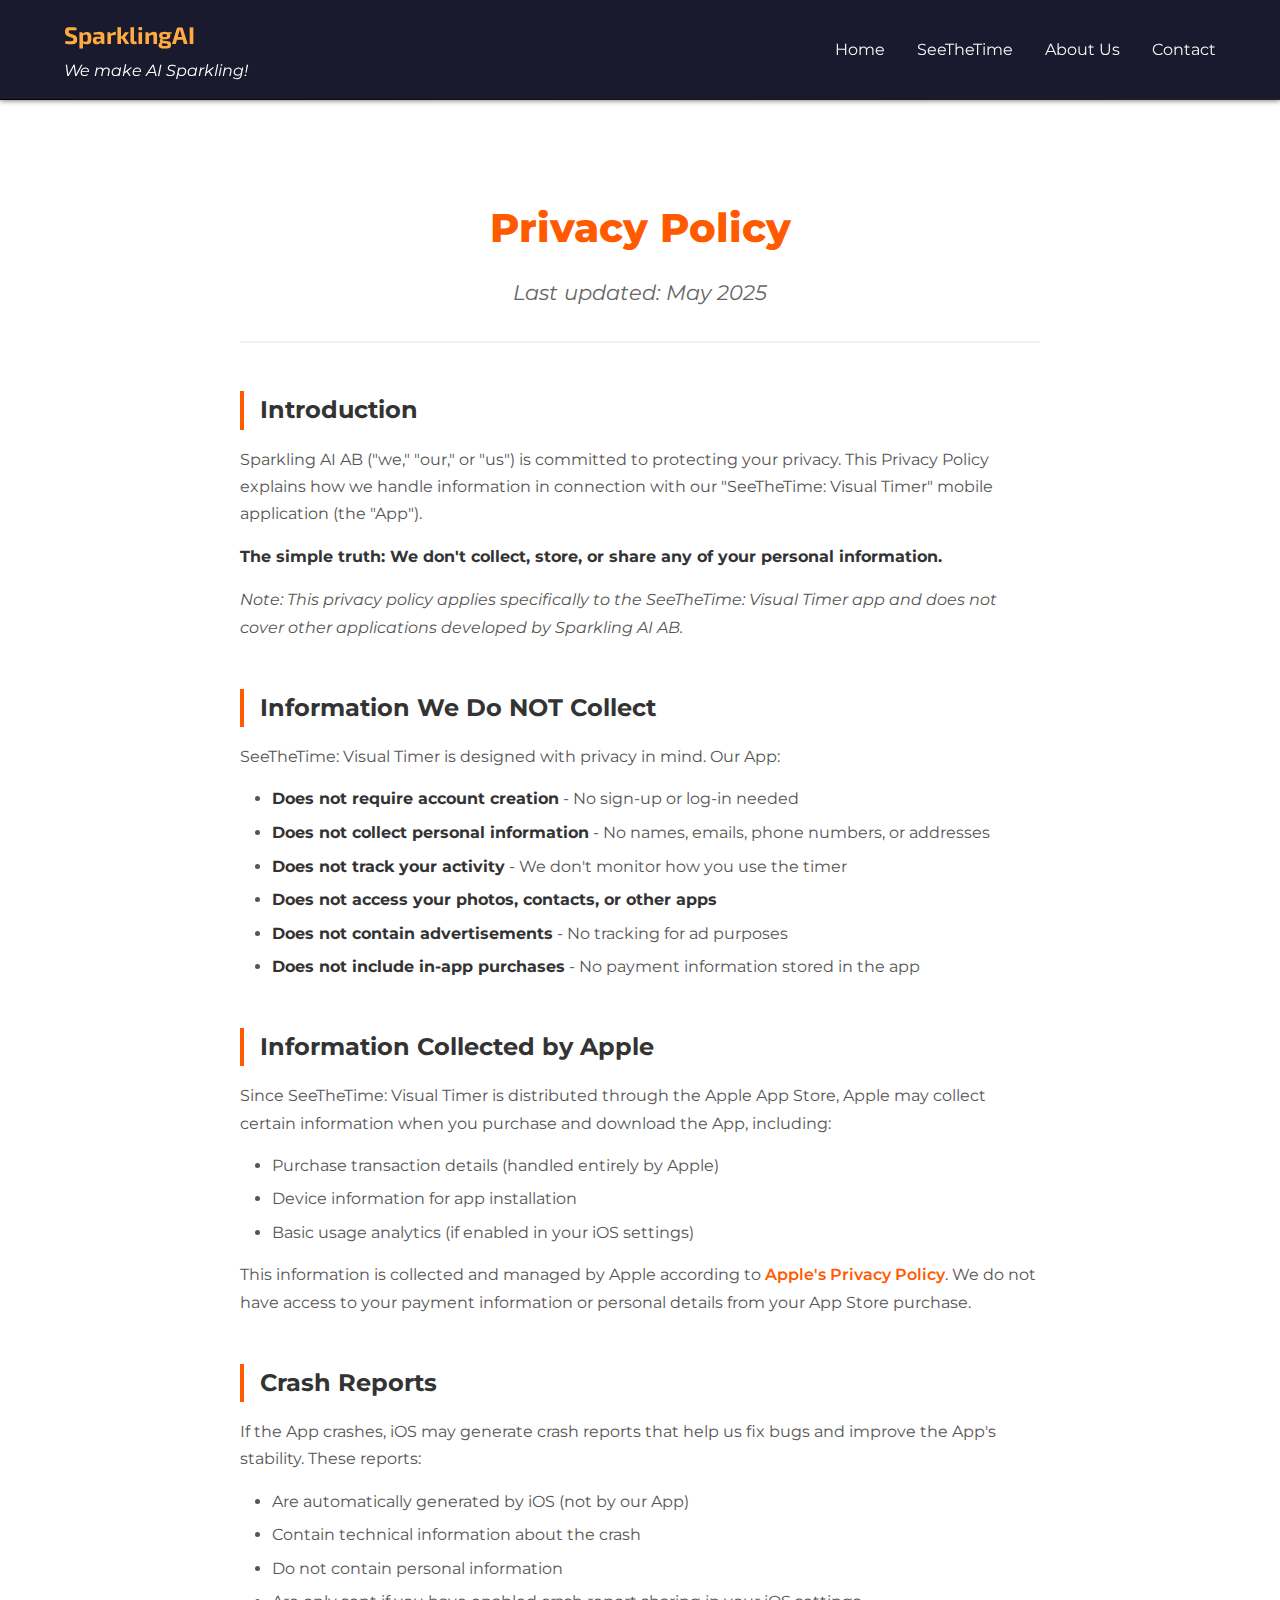
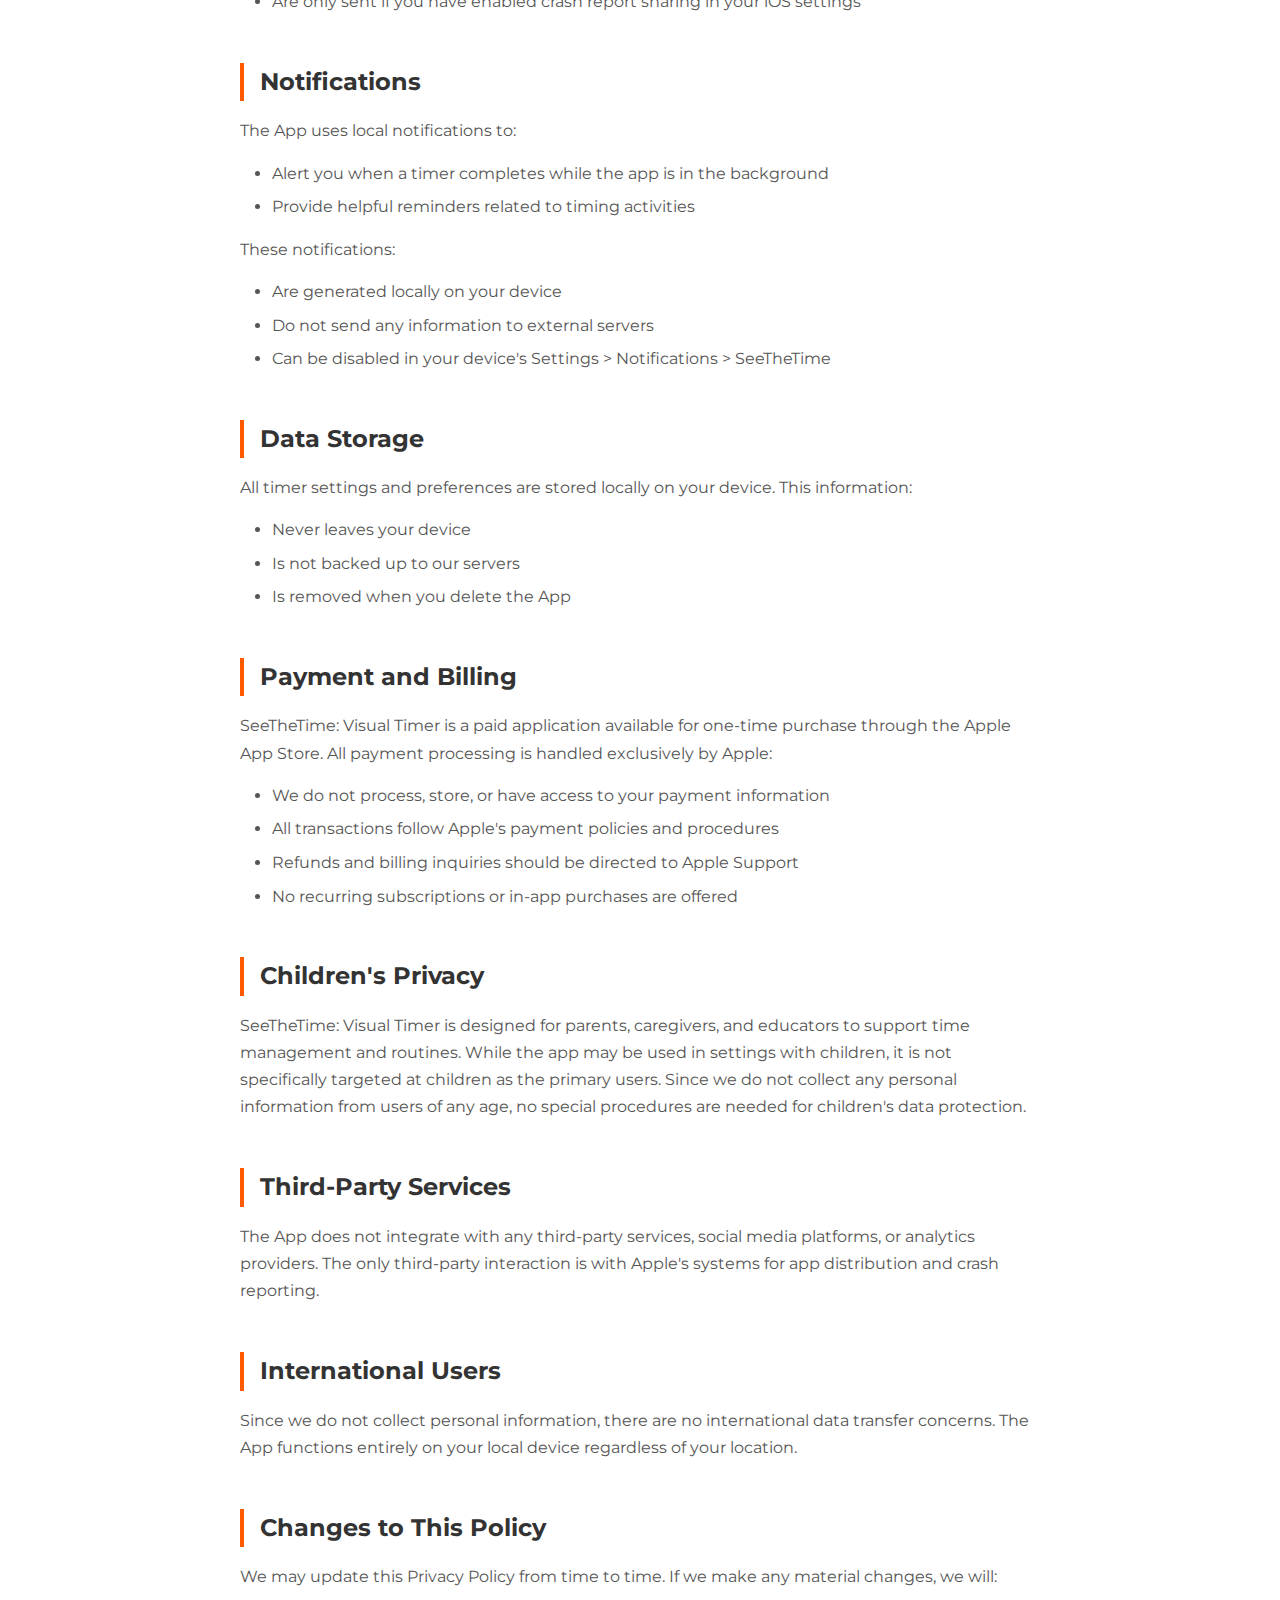
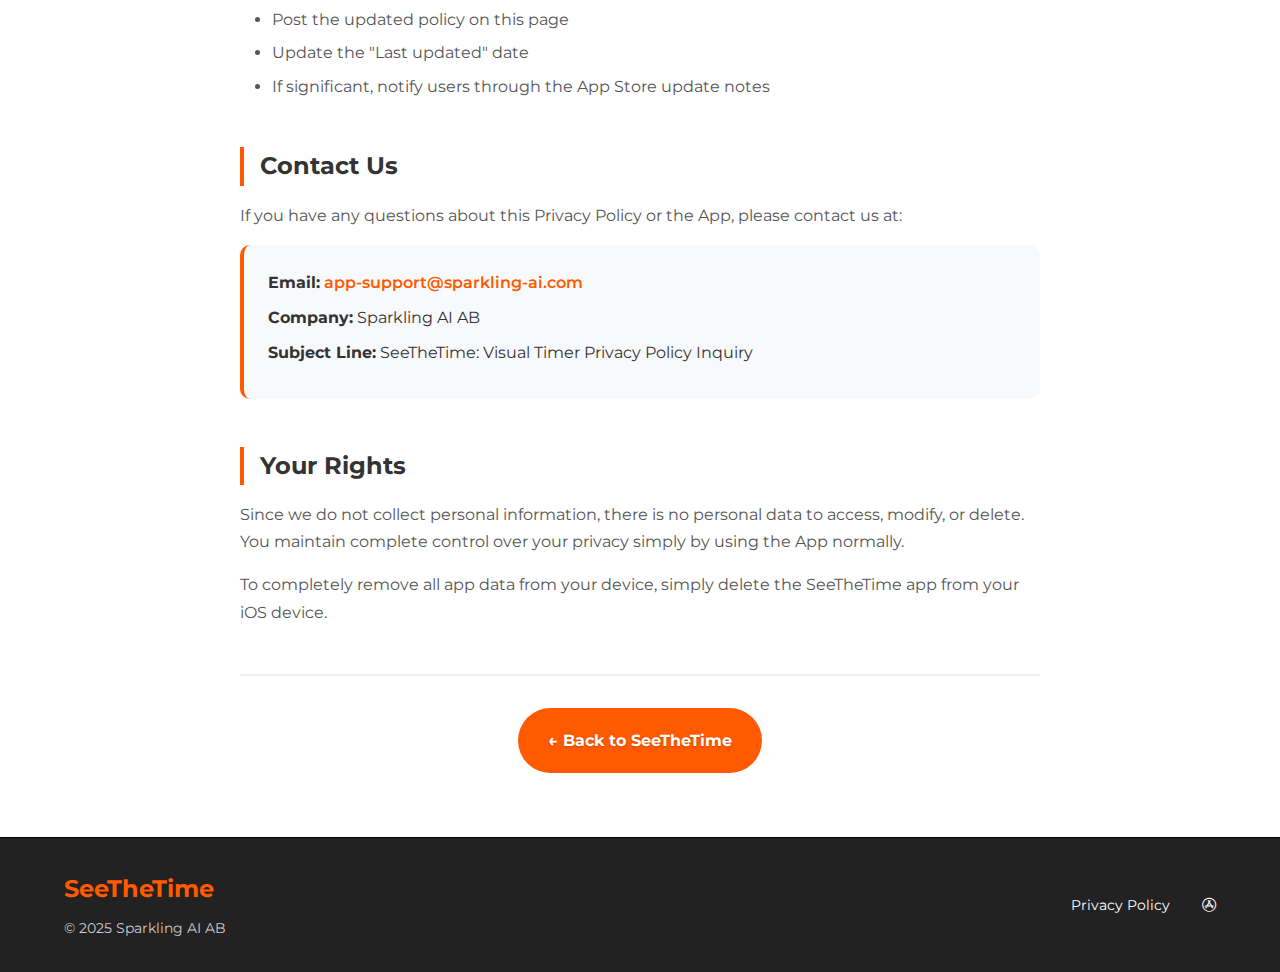
<file: SeeTheTime-privacy-policy.html>
<!DOCTYPE html>
<html lang="en">
<head>
    <meta charset="UTF-8">
    <meta name="viewport" content="width=device-width, initial-scale=1.0">
    <title>Privacy Policy - SeeTheTime Visual Timer</title>
    <link rel="stylesheet" href="styles.css">
    <link rel="stylesheet" href="seethetime-styles.css">
    <link href="https://fonts.googleapis.com/css2?family=Exo+2:wght@700&family=Montserrat:wght@400;700;800&display=swap" rel="stylesheet">
    <link rel="stylesheet" href="https://cdnjs.cloudflare.com/ajax/libs/font-awesome/6.4.0/css/all.min.css">

    <!-- Favicon options -->
    <link rel="icon" type="image/png" sizes="32x32" href="icon/web/favicon-32x32.png">
    <link rel="icon" type="image/png" sizes="16x16" href="icon/web/favicon-16x16.png">
    <link rel="apple-touch-icon" sizes="180x180" href="icon/web/apple-touch-icon.png">
    <link rel="manifest" href="icon/web/site.webmanifest">
    <link rel="shortcut icon" href="icon/web/favicon.ico">
</head>
<body>
    <header>
        <nav>
            <div class="logo-container">
                <div class="logo">SparklingAI</div>
                <div class="slogan">We make AI Sparkling!</div>
            </div>
            <ul>
                <li><a href="index.html">Home</a></li>
                <li><a href="SeeTheTime-visual-timer.html">SeeTheTime</a></li>
                <li><a href="index.html#about">About Us</a></li>
                <li><a href="index.html#contact">Contact</a></li>
            </ul>
        </nav>
    </header>

    <main>
        <section class="privacy-policy">
            <div class="privacy-content">
                <h1>Privacy Policy</h1>
                <p class="last-updated">Last updated: May 2025</p>

                <div class="policy-section">
                    <h2>Introduction</h2>
                    <p>Sparkling AI AB ("we," "our," or "us") is committed to protecting your privacy. This Privacy Policy explains how we handle information in connection with our "SeeTheTime: Visual Timer" mobile application (the "App").</p>
                    <p><strong>The simple truth: We don't collect, store, or share any of your personal information.</strong></p>
                    <p><em>Note: This privacy policy applies specifically to the SeeTheTime: Visual Timer app and does not cover other applications developed by Sparkling AI AB.</em></p>
                </div>

                <div class="policy-section">
                    <h2>Information We Do NOT Collect</h2>
                    <p>SeeTheTime: Visual Timer is designed with privacy in mind. Our App:</p>
                    <ul>
                        <li><strong>Does not require account creation</strong> - No sign-up or log-in needed</li>
                        <li><strong>Does not collect personal information</strong> - No names, emails, phone numbers, or addresses</li>
                        <li><strong>Does not track your activity</strong> - We don't monitor how you use the timer</li>
                        <li><strong>Does not access your photos, contacts, or other apps</strong></li>
                        <li><strong>Does not contain advertisements</strong> - No tracking for ad purposes</li>
                        <li><strong>Does not include in-app purchases</strong> - No payment information stored in the app</li>
                    </ul>
                </div>

                <div class="policy-section">
                    <h2>Information Collected by Apple</h2>
                    <p>Since SeeTheTime: Visual Timer is distributed through the Apple App Store, Apple may collect certain information when you purchase and download the App, including:</p>
                    <ul>
                        <li>Purchase transaction details (handled entirely by Apple)</li>
                        <li>Device information for app installation</li>
                        <li>Basic usage analytics (if enabled in your iOS settings)</li>
                    </ul>
                    <p>This information is collected and managed by Apple according to <a href="https://www.apple.com/privacy/" target="_blank">Apple's Privacy Policy</a>. We do not have access to your payment information or personal details from your App Store purchase.</p>
                </div>

                <div class="policy-section">
                    <h2>Crash Reports</h2>
                    <p>If the App crashes, iOS may generate crash reports that help us fix bugs and improve the App's stability. These reports:</p>
                    <ul>
                        <li>Are automatically generated by iOS (not by our App)</li>
                        <li>Contain technical information about the crash</li>
                        <li>Do not contain personal information</li>
                        <li>Are only sent if you have enabled crash report sharing in your iOS settings</li>
                    </ul>
                </div>

                <div class="policy-section">
                    <h2>Notifications</h2>
                    <p>The App uses local notifications to:</p>
                    <ul>
                        <li>Alert you when a timer completes while the app is in the background</li>
                        <li>Provide helpful reminders related to timing activities</li>
                    </ul>
                    <p>These notifications:</p>
                    <ul>
                        <li>Are generated locally on your device</li>
                        <li>Do not send any information to external servers</li>
                        <li>Can be disabled in your device's Settings > Notifications > SeeTheTime</li>
                    </ul>
                </div>

                <div class="policy-section">
                    <h2>Data Storage</h2>
                    <p>All timer settings and preferences are stored locally on your device. This information:</p>
                    <ul>
                        <li>Never leaves your device</li>
                        <li>Is not backed up to our servers</li>
                        <li>Is removed when you delete the App</li>
                    </ul>
                </div>

                <div class="policy-section">
                    <h2>Payment and Billing</h2>
                    <p>SeeTheTime: Visual Timer is a paid application available for one-time purchase through the Apple App Store. All payment processing is handled exclusively by Apple:</p>
                    <ul>
                        <li>We do not process, store, or have access to your payment information</li>
                        <li>All transactions follow Apple's payment policies and procedures</li>
                        <li>Refunds and billing inquiries should be directed to Apple Support</li>
                        <li>No recurring subscriptions or in-app purchases are offered</li>
                    </ul>
                </div>

                <div class="policy-section">
                    <h2>Children's Privacy</h2>
                    <p>SeeTheTime: Visual Timer is designed for parents, caregivers, and educators to support time management and routines. While the app may be used in settings with children, it is not specifically targeted at children as the primary users. Since we do not collect any personal information from users of any age, no special procedures are needed for children's data protection.</p>
                </div>

                <div class="policy-section">
                    <h2>Third-Party Services</h2>
                    <p>The App does not integrate with any third-party services, social media platforms, or analytics providers. The only third-party interaction is with Apple's systems for app distribution and crash reporting.</p>
                </div>

                <div class="policy-section">
                    <h2>International Users</h2>
                    <p>Since we do not collect personal information, there are no international data transfer concerns. The App functions entirely on your local device regardless of your location.</p>
                </div>

                <div class="policy-section">
                    <h2>Changes to This Policy</h2>
                    <p>We may update this Privacy Policy from time to time. If we make any material changes, we will:</p>
                    <ul>
                        <li>Post the updated policy on this page</li>
                        <li>Update the "Last updated" date</li>
                        <li>If significant, notify users through the App Store update notes</li>
                    </ul>
                </div>

                <div class="policy-section">
                    <h2>Contact Us</h2>
                    <p>If you have any questions about this Privacy Policy or the App, please contact us at:</p>
                    <div class="contact-info">
                        <p><strong>Email:</strong> <a href="mailto:app-support@sparkling-ai.com">app-support@sparkling-ai.com</a></p>
                        <p><strong>Company:</strong> Sparkling AI AB</p>
                        <p><strong>Subject Line:</strong> SeeTheTime: Visual Timer Privacy Policy Inquiry</p>
                    </div>
                </div>

                <div class="policy-section">
                    <h2>Your Rights</h2>
                    <p>Since we do not collect personal information, there is no personal data to access, modify, or delete. You maintain complete control over your privacy simply by using the App normally.</p>
                    <p>To completely remove all app data from your device, simply delete the SeeTheTime app from your iOS device.</p>
                </div>

                <div class="back-to-app">
                    <a href="SeeTheTime-visual-timer.html" class="app-store-btn">← Back to SeeTheTime</a>
                </div>
            </div>
        </section>
    </main>

    <footer class="seethetime-footer">
        <div class="footer-content">
            <div class="footer-left">
                <div class="footer-logo">SeeTheTime</div>
                <p>&copy; 2025 Sparkling AI AB</p>
            </div>
            <div class="footer-right">
                <a href="SeeTheTime-privacy-policy.html">Privacy Policy</a>
                <a href="#" class="app-store-badge">
                    <i class="fab fa-app-store"></i>
                </a>
            </div>
        </div>
    </footer>
</body>
</html>
</file>
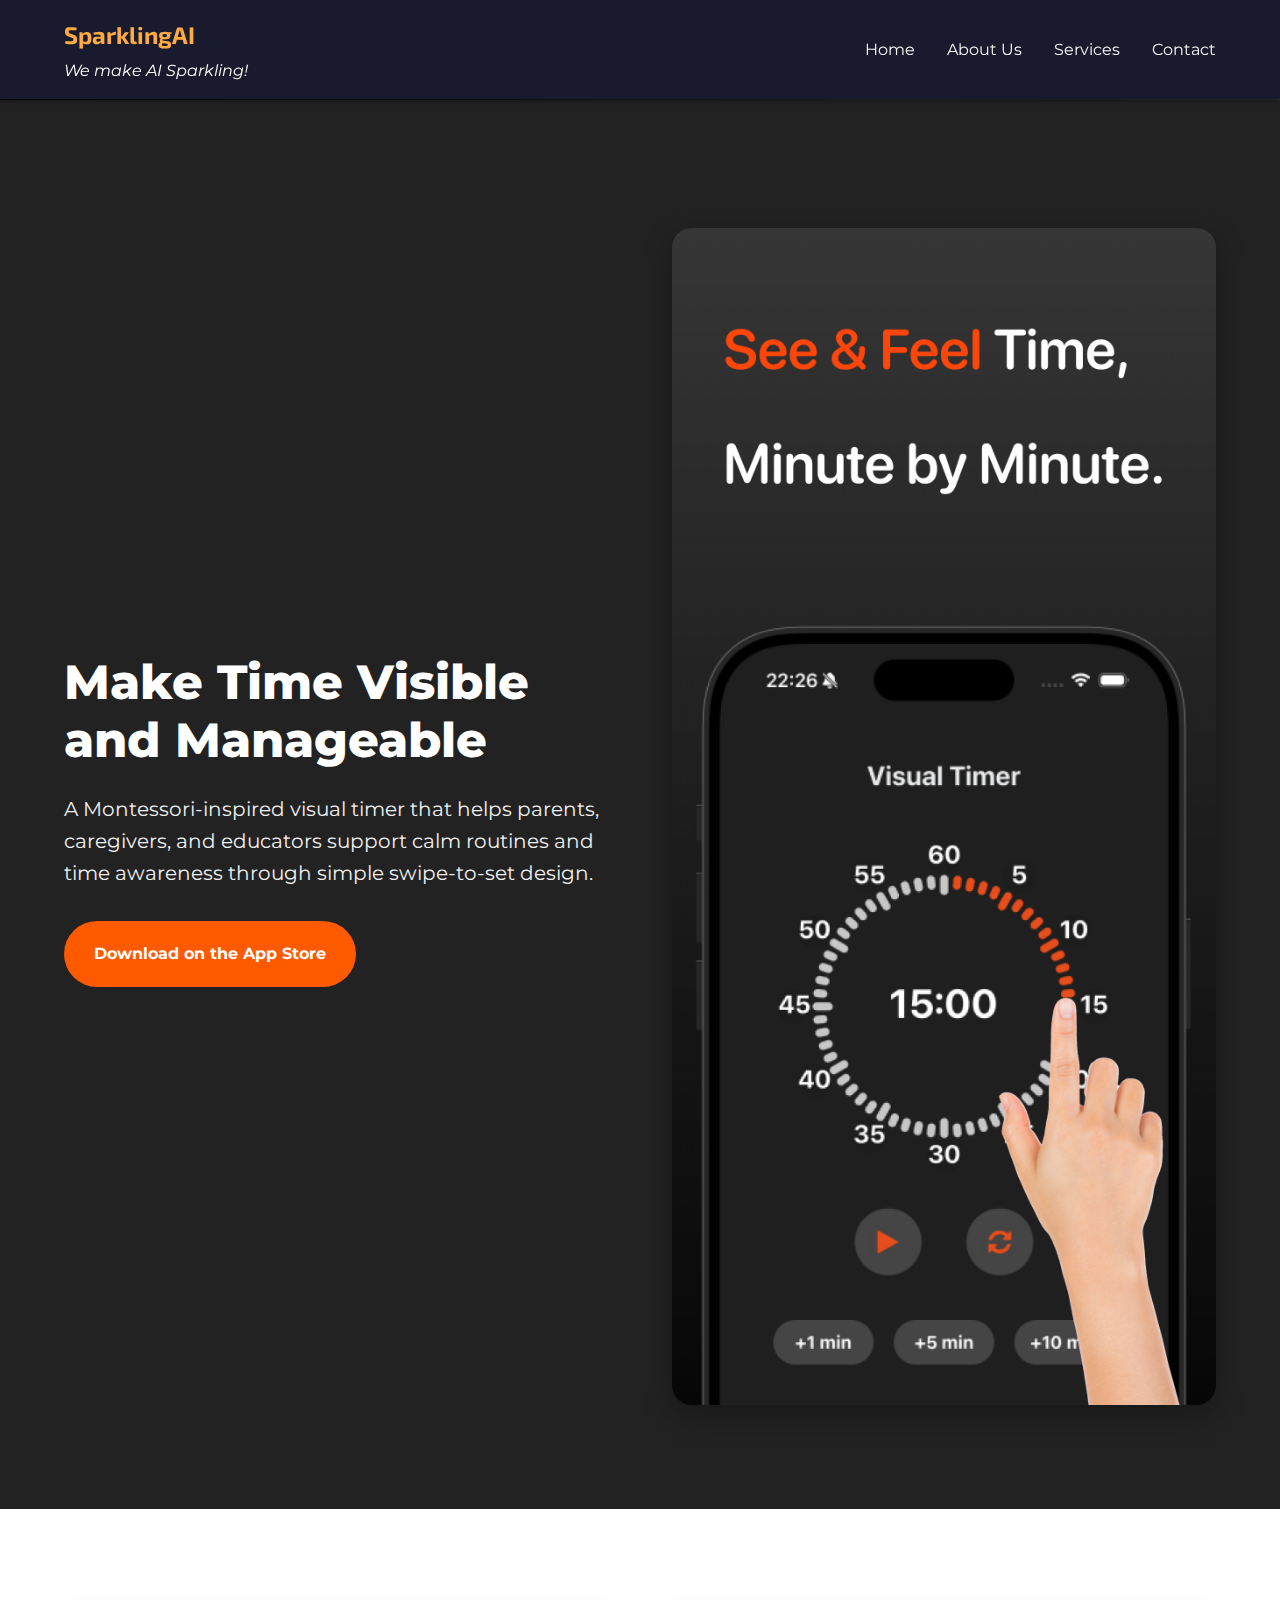
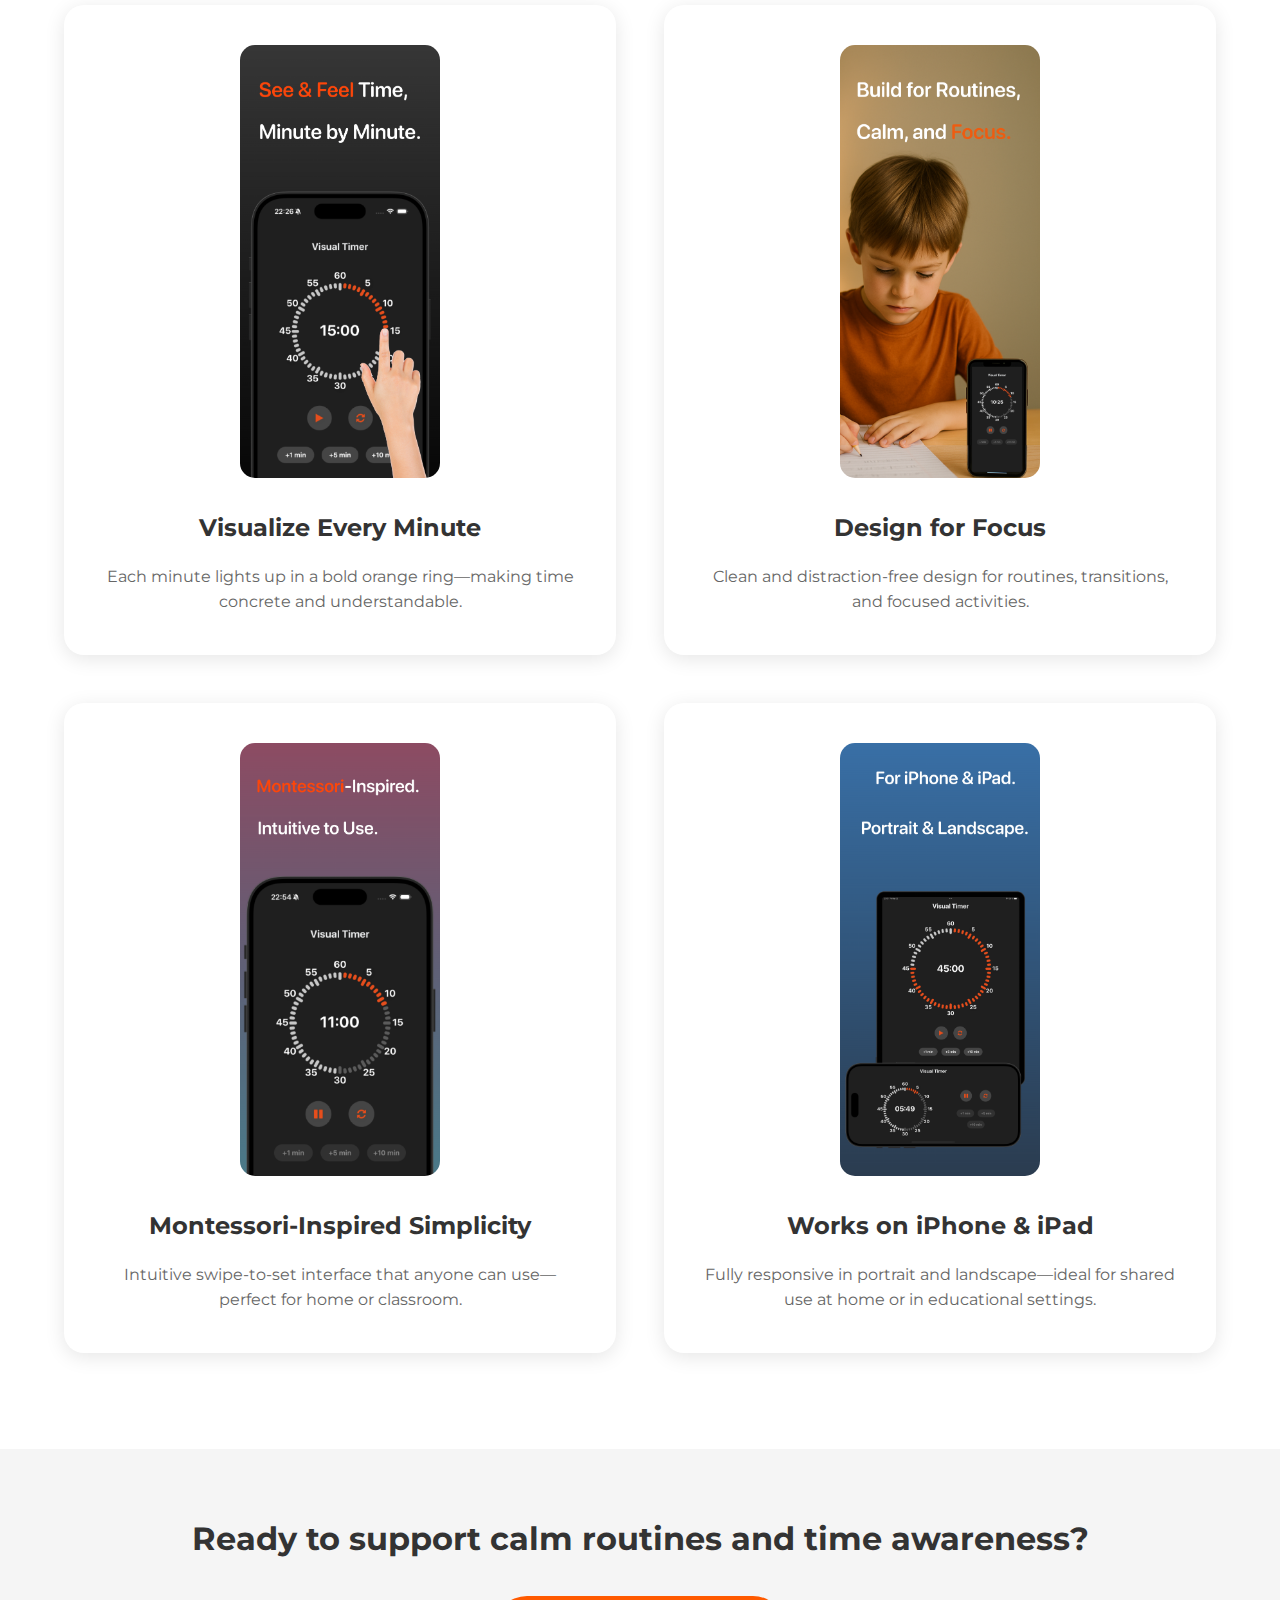
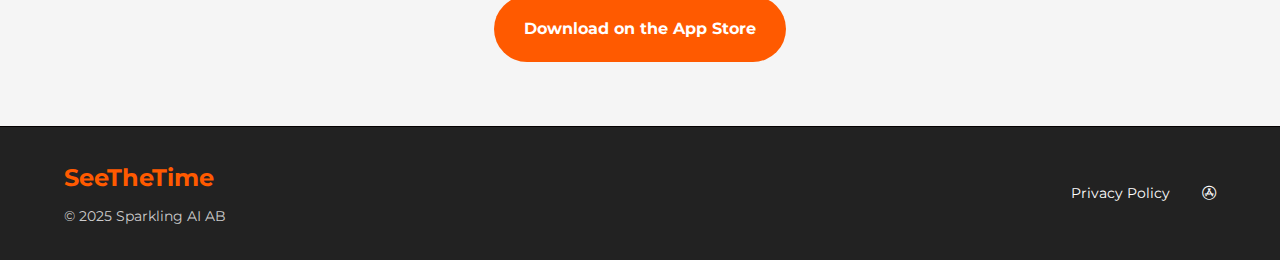
<file: SeeTheTime-visual-timer.html>
<!DOCTYPE html>
<html lang="en">
<head>
    <meta charset="UTF-8">
    <meta name="viewport" content="width=device-width, initial-scale=1.0">
    <title>SeeTheTime - Visual Timer for Parents | Montessori-Inspired Time Management</title>
    <link rel="stylesheet" href="styles.css">
    <link rel="stylesheet" href="seethetime-styles.css">
    <link href="https://fonts.googleapis.com/css2?family=Exo+2:wght@700&family=Montserrat:wght@400;700;800&display=swap" rel="stylesheet">
    <link rel="stylesheet" href="https://cdnjs.cloudflare.com/ajax/libs/font-awesome/6.4.0/css/all.min.css">

    <!-- Favicon options -->
    <link rel="icon" type="image/png" sizes="32x32" href="icon/web/favicon-32x32.png">
    <link rel="icon" type="image/png" sizes="16x16" href="icon/web/favicon-16x16.png">
    <link rel="apple-touch-icon" sizes="180x180" href="icon/web/apple-touch-icon.png">
    <link rel="manifest" href="icon/web/site.webmanifest">
    <link rel="shortcut icon" href="icon/web/favicon.ico">
</head>
<body>
    <header>
        <nav>
            <div class="logo-container">
                <div class="logo">SparklingAI</div>
                <div class="slogan">We make AI Sparkling!</div>
            </div>
            <ul>
                <li><a href="index.html">Home</a></li>
                <li><a href="index.html#about">About Us</a></li>
                <li><a href="index.html#services">Services</a></li>
                <li><a href="index.html#contact">Contact</a></li>
            </ul>
        </nav>
    </header>

    <main>
        <!-- Hero Section -->
        <section class="seethetime-hero">
            <div class="hero-content">
                <div class="hero-text">
                    <h1>Make Time Visible and Manageable</h1>
                    <p class="hero-subtitle">A Montessori-inspired visual timer that helps parents, caregivers, and educators support calm routines and time awareness through simple swipe-to-set design.</p>
                    <a href="#" class="app-store-btn">Download on the App Store</a>
                </div>
                <div class="hero-image">
                    <img src="assets/visual_timer_preview_1.png" alt="SeeTheTime visual timer app showing finger swiping the ring" />
                </div>
            </div>
        </section>

        <!-- Feature Grid -->
        <section class="features-section">
            <div class="features-grid">
                <div class="feature-card">
                    <div class="feature-image">
                        <img src="assets/visual_timer_preview_1.png" alt="Visualize Every Minute" />
                    </div>
                    <h3>Visualize Every Minute</h3>
                    <p>Each minute lights up in a bold orange ring—making time concrete and understandable.</p>
                </div>

                <div class="feature-card">
                    <div class="feature-image">
                        <img src="assets/visual_timer_preview_2.png" alt="Design for Focus" />
                    </div>
                    <h3>Design for Focus</h3>
                    <p>Clean and distraction-free design for routines, transitions, and focused activities.</p>
                </div>

                <div class="feature-card">
                    <div class="feature-image">
                        <img src="assets/visual_timer_preview_3.png" alt="Montessori-Inspired Simplicity" />
                    </div>
                    <h3>Montessori-Inspired Simplicity</h3>
                    <p>Intuitive swipe-to-set interface that anyone can use—perfect for home or classroom.</p>
                </div>

                <div class="feature-card">
                    <div class="feature-image">
                        <img src="assets/visual_timer_preview_4.png" alt="Works on iPhone & iPad" />
                    </div>
                    <h3>Works on iPhone & iPad</h3>
                    <p>Fully responsive in portrait and landscape—ideal for shared use at home or in educational settings.</p>
                </div>
            </div>
        </section>

        <!-- Download Call-to-Action -->
        <section class="download-cta">
            <div class="cta-content">
                <h2>Ready to support calm routines and time awareness?</h2>
                <a href="#" class="app-store-btn">Download on the App Store</a>
            </div>
        </section>
    </main>

    <footer class="seethetime-footer">
        <div class="footer-content">
            <div class="footer-left">
                <div class="footer-logo">SeeTheTime</div>
                <p>&copy; 2025 Sparkling AI AB</p>
            </div>
            <div class="footer-right">
                <a href="SeeTheTime-privacy-policy.html">Privacy Policy</a>
                <a href="#" class="app-store-badge">
                    <i class="fab fa-app-store"></i>
                </a>
            </div>
        </div>
    </footer>
</body>
</html>
</file>
<file: styles.css>
* {
    margin: 0;
    padding: 0;
    box-sizing: border-box;
}

body {
    font-family: 'Montserrat', sans-serif;
    line-height: 1.6;
    color: #f4f4f4;
    background-color: #0f1424;
}

header {
    background-color: #1A1A2E;
    box-shadow: 0 2px 5px rgba(8, 8, 8, 0.5);
    position: fixed;
    width: 100%;
    top: 0;
    z-index: 1000;
    padding: 1rem 5%;
}

nav {
    display: flex;
    justify-content: space-between;
    align-items: center;
}

.logo-container {
    display: flex;
    flex-direction: column;
    align-items: flex-start;
}

.logo {
    font-family: 'Exo 2', sans-serif;
    font-size: 1.5rem;
    font-weight: bold;
    color: #FFAB40;
}

.slogan {
    font-size: 1rem;
    font-style: italic;
    color: #ffffff;
    margin-top: 0.2rem;
}

nav ul {
    display: flex;
    list-style: none;
}

nav ul li {
    margin-left: 2rem;
}

nav ul li a {
    text-decoration: none;
    color: #f4f4f4;
    transition: color 0.3s ease;
}

nav ul li a:hover {
    color: #FFAB40;
}

main {
    padding-top: 100px;
}

section {
    padding: 4rem 5%;
    text-align: center;
}

h1, h2, h3 {
    font-family: 'Exo 2', sans-serif;
    color: #FFAB40;
}

h1 {
    font-size: 2.5rem;
    margin-bottom: 1rem;
}

h2 {
    font-size: 2rem;
    margin-bottom: 1rem;
}

p {
    font-size: 1.3rem;
    margin-bottom: 1.3rem;
    color: #f4f4f4;
}

.hero {
    background: linear-gradient(135deg, #1a2a6c, #b21f1f, #ffea6b);
    color: #fff;
    position: relative;
    overflow: hidden;
    padding: 8rem 5%;
}

.hero h1, .hero p, .hero .cta {
    position: relative;
    z-index: 2;
}

.sparkles {
    position: absolute;
    top: 0;
    left: 0;
    width: 100%;
    height: 100%;
    z-index: 1;
    pointer-events: none;
}

.cta {
    background-color: #FFAB40;
    color: #1a2a6c;
    border: none;
    padding: 0.75rem 1.5rem;
    font-size: 1rem;
    cursor: pointer;
    transition: background-color 0.3s ease;
    border-radius: 5px;
    margin-top: 1rem;
    display: inline-block;
    text-decoration: none;
    position: relative;
    z-index: 3;
}

.cta:hover {
    background-color: #ff8040;
    color: #f4f4f4;
}

.services-grid {
    display: grid;
    grid-template-columns: repeat(auto-fit, minmax(250px, 1fr));
    gap: 2rem;
    margin-top: 2rem;
}

.service {
    background-color: rgba(178, 50, 50, 0.05);
    padding: 2rem;
    border-radius: 10px;
    box-shadow: 0 4px 6px rgba(0, 0, 0, 0.5);
    transition: transform 0.3s ease;
}

.service:hover {
    transform: translateY(-5px);
    background-color: rgba(190, 84, 84, 0.1);
}

.service i {
    font-size: 3rem;
    color: #FFAB40;
    margin-bottom: 1rem;
}

footer {
    background-color: #1A1A2E;
    color: #f4f4f4;
    text-align: center;
    padding: 1rem;
    border-top: 1px solid #050101;
}

@media (max-width: 768px) {
    nav {
        flex-direction: column;
        align-items: flex-start;
    }

    .logo-container {
        margin-bottom: 1rem;
    }

    nav ul {
        width: 100%;
        justify-content: space-between;
    }

    nav ul li {
        margin: 0;
    }
}

@keyframes sparkle {
    0% { transform: scale(0); opacity: 0; }
    50% { transform: scale(1); opacity: 1; }
    100% { transform: scale(0); opacity: 0; }
}

.sparkle {
    position: absolute;
    width: 5px;
    height: 5px;
    background-color: #fff;
    border-radius: 50%;
    animation: sparkle 1.5s infinite;
}

a {
    color: #ffea6b;
    text-decoration: none;
    transition: color 0.3s ease;
}

a:hover {
    color: #b21f1f;
}

/* Add this new style to create a subtle gradient in the background */
body::before {
    content: '';
    position: fixed;
    top: 0;
    left: 0;
    width: 100%;
    height: 100%;
    background: linear-gradient(135deg, #000000, #4f5359);
    z-index: -1;
}

.tagline {
    font-size: 1.2em; /* Adjust this value as needed */
    font-weight: 600; /* Optional: makes the text slightly bolder */
}

html {
    scroll-behavior: smooth;
}
</file>
<file: seethetime-styles.css>
/* SeeTheTime Landing Page Styles */

/* Reset and override base styles for SeeTheTime page */
.seethetime-hero {
    background-color: #222;
    color: #fff;
    padding: 8rem 5% 6rem 5%;
    min-height: 90vh;
    display: flex;
    align-items: center;
    justify-content: center;
}

.hero-content {
    display: grid;
    grid-template-columns: 1fr 1fr;
    gap: 4rem;
    max-width: 1200px;
    width: 100%;
    align-items: center;
}

.hero-text {
    text-align: left;
}

.seethetime-hero h1 {
    font-family: 'Montserrat', sans-serif;
    font-size: 3rem;
    font-weight: 800;
    color: #fff;
    margin-bottom: 1.5rem;
    line-height: 1.2;
}

.hero-subtitle {
    font-size: 1.25rem;
    line-height: 1.6;
    margin-bottom: 2rem;
    color: #f0f0f0;
    font-weight: 400;
}

.app-store-btn {
    background-color: #FF5A00;
    color: #fff;
    font-size: 1rem;
    font-weight: 700;
    padding: 20px 30px;
    border-radius: 50px;
    text-decoration: none;
    display: inline-block;
    transition: all 0.3s ease;
    border: none;
    cursor: pointer;
}

.app-store-btn:hover {
    background-color: #e64f00;
    transform: translateY(-2px);
    box-shadow: 0 8px 20px rgba(255, 90, 0, 0.3);
}

.hero-image {
    text-align: center;
}

.hero-image img {
    max-width: 100%;
    height: auto;
    border-radius: 20px;
    box-shadow: 0 10px 30px rgba(0, 0, 0, 0.3);
}

/* Features Section */
.features-section {
    background-color: #fff;
    padding: 6rem 5%;
}

.features-grid {
    display: grid;
    grid-template-columns: repeat(2, 1fr);
    gap: 3rem;
    max-width: 1200px;
    margin: 0 auto;
}

.feature-card {
    background-color: #fff;
    padding: 2.5rem;
    border-radius: 20px;
    text-align: center;
    box-shadow: 0 4px 20px rgba(0, 0, 0, 0.1);
    transition: transform 0.3s ease, box-shadow 0.3s ease;
}

.feature-card:hover {
    transform: translateY(-5px);
    box-shadow: 0 8px 30px rgba(0, 0, 0, 0.15);
}

.feature-image {
    margin-bottom: 1.5rem;
}

.feature-image img {
    max-width: 200px;
    height: auto;
    border-radius: 15px;
}

.feature-card h3 {
    font-family: 'Montserrat', sans-serif;
    font-size: 1.5rem;
    font-weight: 700;
    color: #333;
    margin-bottom: 1rem;
}

.feature-card p {
    font-size: 1rem;
    color: #666;
    line-height: 1.6;
    margin-bottom: 0;
}

/* Download CTA Section */
.download-cta {
    background-color: #f5f5f5;
    padding: 4rem 5%;
    text-align: center;
}

.cta-content h2 {
    font-family: 'Montserrat', sans-serif;
    font-size: 2rem;
    font-weight: 700;
    color: #333;
    margin-bottom: 2rem;
}

/* Footer */
.seethetime-footer {
    background-color: #222;
    color: #fff;
    padding: 2rem 5%;
}

.footer-content {
    display: flex;
    justify-content: space-between;
    align-items: center;
    max-width: 1200px;
    margin: 0 auto;
}

.footer-left {
    display: flex;
    flex-direction: column;
    align-items: flex-start;
}

.footer-logo {
    font-family: 'Montserrat', sans-serif;
    font-size: 1.5rem;
    font-weight: 700;
    color: #FF5A00;
    margin-bottom: 0.5rem;
}

.footer-left p {
    font-size: 0.9rem;
    color: #ccc;
    margin: 0;
}

.footer-right {
    display: flex;
    align-items: center;
    gap: 2rem;
}

.footer-right a {
    color: #fff;
    text-decoration: none;
    font-size: 0.9rem;
    transition: color 0.3s ease;
}

.footer-right a:hover {
    color: #FF5A00;
}

.app-store-badge {
    font-size: 1.5rem;
}

/* Responsive Design */
@media (max-width: 768px) {
    .seethetime-hero {
        padding: 6rem 5% 4rem 5%;
        min-height: auto;
    }

    .hero-content {
        grid-template-columns: 1fr;
        gap: 2rem;
        text-align: center;
    }

    .hero-text {
        text-align: center;
    }

    .seethetime-hero h1 {
        font-size: 2.5rem;
    }

    .hero-subtitle {
        font-size: 1.1rem;
    }

    .features-grid {
        grid-template-columns: 1fr;
        gap: 2rem;
    }

    .feature-card {
        padding: 2rem;
    }

    .feature-image img {
        max-width: 150px;
    }

    .download-cta {
        padding: 3rem 5%;
    }

    .cta-content h2 {
        font-size: 1.5rem;
    }

    .footer-content {
        flex-direction: column;
        gap: 1rem;
        text-align: center;
    }

    .footer-left {
        align-items: center;
    }
}

@media (max-width: 480px) {
    .seethetime-hero h1 {
        font-size: 2rem;
    }

    .hero-subtitle {
        font-size: 1rem;
    }

    .app-store-btn {
        font-size: 0.9rem;
        padding: 16px 24px;
    }

    .features-section {
        padding: 4rem 5%;
    }

    .feature-card {
        padding: 1.5rem;
    }

    .feature-card h3 {
        font-size: 1.25rem;
    }

    .feature-card p {
        font-size: 0.9rem;
    }
}

/* Privacy Policy Styles */
.privacy-policy {
    background-color: #fff;
    padding: 6rem 5% 4rem 5%;
    min-height: 80vh;
}

.privacy-content {
    max-width: 800px;
    margin: 0 auto;
    color: #333;
}

.privacy-content h1 {
    font-family: 'Montserrat', sans-serif;
    font-size: 2.5rem;
    font-weight: 800;
    color: #FF5A00;
    margin-bottom: 1rem;
    text-align: center;
}

.last-updated {
    text-align: center;
    font-style: italic;
    color: #666;
    margin-bottom: 3rem;
    border-bottom: 2px solid #f0f0f0;
    padding-bottom: 2rem;
}

.policy-section {
    margin-bottom: 3rem;
    text-align: left;
}

.policy-section h2 {
    font-family: 'Montserrat', sans-serif;
    font-size: 1.5rem;
    font-weight: 700;
    color: #333;
    margin-bottom: 1rem;
    border-left: 4px solid #FF5A00;
    padding-left: 1rem;
}

.policy-section p {
    font-size: 1rem;
    line-height: 1.7;
    margin-bottom: 1rem;
    color: #555;
    text-align: left;
}

.policy-section ul {
    margin: 1rem 0;
    padding-left: 2rem;
    text-align: left;
}

.policy-section li {
    margin-bottom: 0.5rem;
    line-height: 1.6;
    color: #555;
    text-align: left;
}

.policy-section strong {
    color: #333;
    font-weight: 700;
}

.contact-info {
    background-color: #f8f9fa;
    padding: 1.5rem;
    border-radius: 10px;
    border-left: 4px solid #FF5A00;
    margin-top: 1rem;
}

.contact-info p {
    margin-bottom: 0.5rem;
    color: #333;
    text-align: left;
}

.contact-info a {
    color: #FF5A00;
    text-decoration: none;
    font-weight: 600;
}

.contact-info a:hover {
    text-decoration: underline;
}

.back-to-app {
    text-align: center;
    margin-top: 3rem;
    padding-top: 2rem;
    border-top: 2px solid #f0f0f0;
}

.back-to-app .app-store-btn {
    background-color: #FF5A00;
    color: #ffffff;
    font-size: 1rem;
    font-weight: 700;
    padding: 20px 30px;
    border-radius: 50px;
    text-decoration: none;
    display: inline-block;
    transition: all 0.3s ease;
    border: none;
    cursor: pointer;
    text-shadow: 0 1px 2px rgba(0, 0, 0, 0.2);
}

.back-to-app .app-store-btn:hover {
    background-color: #e64f00;
    transform: translateY(-2px);
    box-shadow: 0 8px 20px rgba(255, 90, 0, 0.3);
    color: #ffffff;
}

/* Override link styles in privacy policy */
.privacy-content a {
    color: #FF5A00;
    text-decoration: none;
    font-weight: 600;
}

.privacy-content a:hover {
    text-decoration: underline;
}

/* Responsive styles for privacy policy */
@media (max-width: 768px) {
    .privacy-policy {
        padding: 5rem 5% 3rem 5%;
    }

    .privacy-content h1 {
        font-size: 2rem;
    }

    .policy-section h2 {
        font-size: 1.25rem;
    }

    .policy-section p {
        font-size: 0.95rem;
    }

    .policy-section ul {
        padding-left: 1.5rem;
    }

    .contact-info {
        padding: 1rem;
    }
}

@media (max-width: 480px) {
    .privacy-policy {
        padding: 4rem 5% 2rem 5%;
    }

    .privacy-content h1 {
        font-size: 1.75rem;
    }

    .policy-section {
        margin-bottom: 2rem;
    }

    .policy-section h2 {
        font-size: 1.1rem;
        padding-left: 0.75rem;
    }

    .policy-section p, .policy-section li {
        font-size: 0.9rem;
    }
}
</file>
